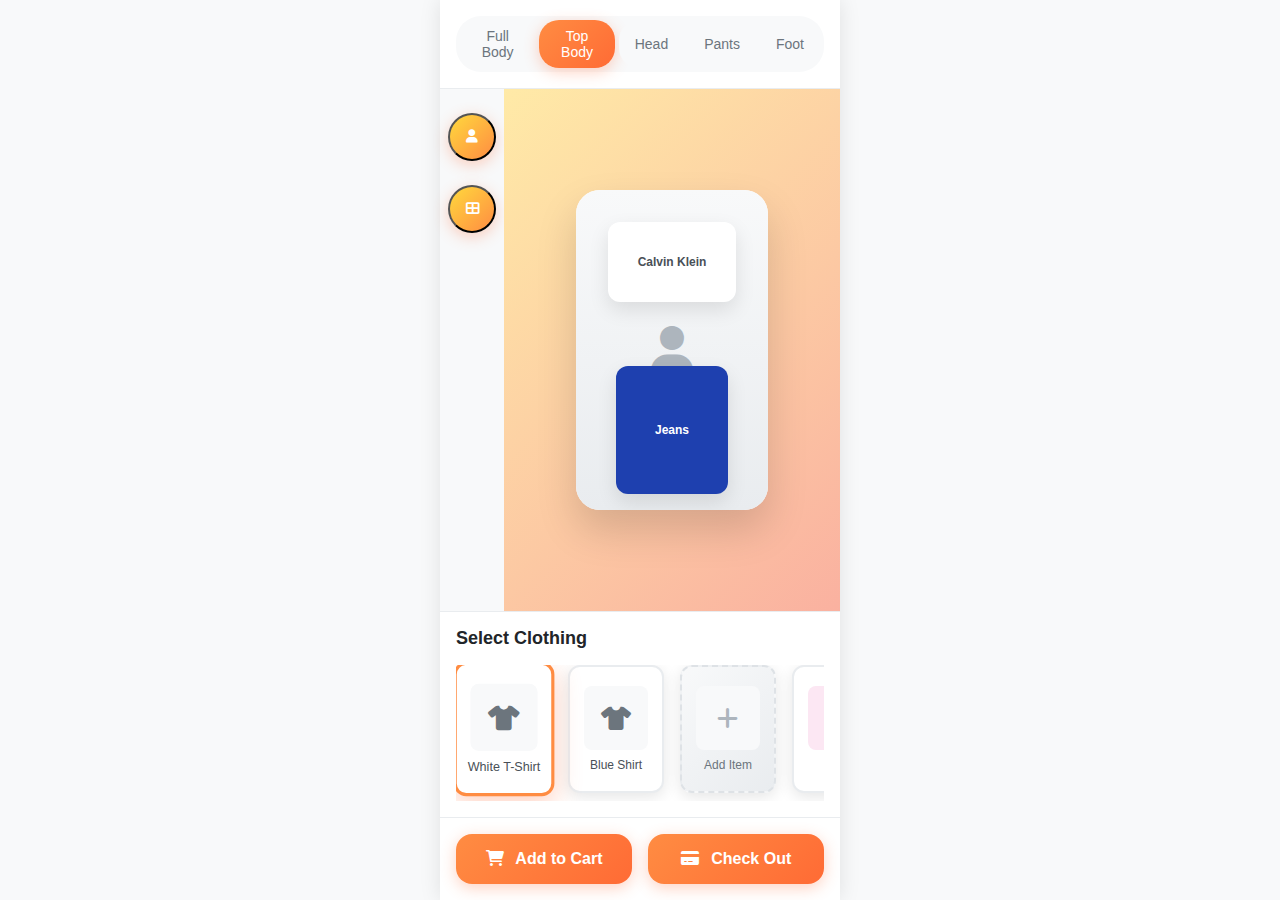
<file: frontend/mobile-pure.html>
<!DOCTYPE html>
<html lang="en">
<head>
    <meta charset="UTF-8">
    <meta name="viewport" content="width=device-width, initial-scale=1.0">
    <title>PAIDA Mobile - Virtual Try-On</title>
    <link href="https://cdnjs.cloudflare.com/ajax/libs/font-awesome/6.0.0/css/all.min.css" rel="stylesheet">
    <style>
        * {
            margin: 0;
            padding: 0;
            box-sizing: border-box;
        }

        body {
            font-family: -apple-system, BlinkMacSystemFont, 'Segoe UI', Roboto, sans-serif;
            background-color: #f8f9fa;
            color: #333;
        }

        .mobile-container {
            max-width: 400px;
            margin: 0 auto;
            background: white;
            min-height: 100vh;
            display: flex;
            flex-direction: column;
            box-shadow: 0 0 20px rgba(0, 0, 0, 0.1);
        }

        /* Top Navigation Tabs */
        .nav-tabs {
            display: flex;
            justify-content: center;
            padding: 16px;
            background: white;
            border-bottom: 1px solid #e9ecef;
        }

        .tab-container {
            display: flex;
            background: #f8f9fa;
            border-radius: 25px;
            padding: 4px;
            gap: 4px;
        }

        .tab-btn {
            padding: 8px 16px;
            border-radius: 20px;
            font-size: 14px;
            font-weight: 500;
            border: none;
            cursor: pointer;
            transition: all 0.3s ease;
            background: #f8f9fa;
            color: #6c757d;
        }

        .tab-btn.active {
            background: linear-gradient(135deg, #ff8c42, #ff6b35);
            color: white;
            box-shadow: 0 4px 15px rgba(255, 107, 53, 0.3);
        }

        .tab-btn:hover:not(.active) {
            background: #e9ecef;
            color: #495057;
        }

        /* Main Content */
        .main-content {
            flex: 1;
            display: flex;
        }

        /* Left Sidebar */
        .sidebar {
            width: 64px;
            background: #f8f9fa;
            display: flex;
            flex-direction: column;
            align-items: center;
            padding: 24px 0;
            gap: 24px;
        }

        .sidebar-icon {
            width: 48px;
            height: 48px;
            border-radius: 50%;
            background: linear-gradient(135deg, #ffd93d, #ff8c42);
            display: flex;
            align-items: center;
            justify-content: center;
            color: white;
            cursor: pointer;
            transition: all 0.3s ease;
            box-shadow: 0 4px 15px rgba(255, 107, 53, 0.3);
        }

        .sidebar-icon:hover {
            transform: translateY(-2px);
            box-shadow: 0 8px 25px rgba(255, 107, 53, 0.4);
        }

        /* Central Display Area */
        .model-display {
            flex: 1;
            background: linear-gradient(135deg, #ffeaa7, #fab1a0);
            display: flex;
            align-items: center;
            justify-content: center;
            position: relative;
            overflow: hidden;
        }

        .model-container {
            position: relative;
            width: 192px;
            height: 320px;
            background: white;
            border-radius: 24px;
            box-shadow: 0 20px 40px rgba(0, 0, 0, 0.15);
            display: flex;
            align-items: center;
            justify-content: center;
            overflow: hidden;
            cursor: pointer;
        }

        .model-placeholder {
            position: absolute;
            inset: 0;
            background: linear-gradient(to bottom, #f8f9fa, #e9ecef);
            display: flex;
            align-items: center;
            justify-content: center;
        }

        .model-icon {
            font-size: 48px;
            color: #adb5bd;
        }

        .clothing-overlay {
            position: absolute;
            inset: 0;
            display: flex;
            flex-direction: column;
            align-items: center;
            justify-content: space-between;
            padding: 32px 16px 16px;
        }

        .tshirt-display {
            width: 128px;
            height: 80px;
            background: white;
            border-radius: 12px;
            box-shadow: 0 8px 20px rgba(0, 0, 0, 0.1);
            display: flex;
            align-items: center;
            justify-content: center;
            font-size: 12px;
            font-weight: 600;
            color: #495057;
        }

        .jeans-display {
            width: 112px;
            height: 128px;
            background: #1e40af;
            border-radius: 12px;
            box-shadow: 0 8px 20px rgba(0, 0, 0, 0.1);
            display: flex;
            align-items: center;
            justify-content: center;
            font-size: 12px;
            font-weight: 600;
            color: white;
        }

        .upload-overlay {
            position: absolute;
            inset: 0;
            background: rgba(0, 0, 0, 0.5);
            border-radius: 24px;
            display: flex;
            align-items: center;
            justify-content: center;
            opacity: 0;
            transition: opacity 0.3s ease;
            color: white;
            text-align: center;
        }

        .model-container:hover .upload-overlay {
            opacity: 1;
        }

        /* Bottom Clothing Selection */
        .clothing-section {
            padding: 16px;
            background: white;
            border-top: 1px solid #e9ecef;
        }

        .clothing-title {
            font-size: 18px;
            font-weight: 600;
            color: #212529;
            margin-bottom: 16px;
        }

        .clothing-grid {
            display: flex;
            gap: 16px;
            overflow-x: auto;
            padding-bottom: 8px;
        }

        .clothing-card {
            flex-shrink: 0;
            width: 96px;
            height: 128px;
            background: white;
            border-radius: 12px;
            box-shadow: 0 4px 15px rgba(0, 0, 0, 0.1);
            display: flex;
            flex-direction: column;
            align-items: center;
            justify-content: center;
            cursor: pointer;
            transition: all 0.3s ease;
            border: 2px solid #e9ecef;
        }

        .clothing-card.selected {
            border: 3px solid #ff8c42;
            transform: scale(1.05);
            box-shadow: 0 8px 25px rgba(255, 107, 53, 0.3);
        }

        .clothing-card:hover:not(.selected) {
            transform: translateY(-4px);
            box-shadow: 0 8px 25px rgba(0, 0, 0, 0.15);
        }

        .clothing-icon {
            width: 64px;
            height: 64px;
            background: #f8f9fa;
            border-radius: 8px;
            display: flex;
            align-items: center;
            justify-content: center;
            margin-bottom: 8px;
            font-size: 24px;
            color: #6c757d;
        }

        .clothing-label {
            font-size: 12px;
            font-weight: 500;
            color: #495057;
            text-align: center;
        }

        .add-card {
            background: linear-gradient(135deg, #f8f9fa, #e9ecef);
            border: 2px dashed #dee2e6;
        }

        .add-card:hover {
            background: linear-gradient(135deg, #e9ecef, #dee2e6);
        }

        .add-icon {
            color: #adb5bd;
        }

        .add-label {
            color: #6c757d;
        }

        /* Action Buttons */
        .action-section {
            padding: 16px;
            background: white;
            border-top: 1px solid #e9ecef;
        }

        .action-buttons {
            display: flex;
            gap: 16px;
        }

        .action-btn {
            flex: 1;
            padding: 16px 24px;
            border-radius: 16px;
            border: none;
            font-size: 16px;
            font-weight: 600;
            color: white;
            cursor: pointer;
            transition: all 0.3s ease;
            background: linear-gradient(135deg, #ff8c42, #ff6b35);
            box-shadow: 0 4px 15px rgba(255, 107, 53, 0.3);
        }

        .action-btn:hover {
            transform: translateY(-2px);
            box-shadow: 0 8px 25px rgba(255, 107, 53, 0.4);
        }

        .action-btn:active {
            transform: translateY(0);
        }

        /* Notification */
        .notification {
            position: fixed;
            top: 20px;
            right: 20px;
            padding: 12px 20px;
            border-radius: 8px;
            color: white;
            font-weight: 500;
            z-index: 1000;
            transform: translateX(100%);
            transition: transform 0.3s ease;
        }

        .notification.show {
            transform: translateX(0);
        }

        .notification.success {
            background: #28a745;
        }

        .notification.error {
            background: #dc3545;
        }

        .notification.info {
            background: #17a2b8;
        }

        /* Responsive adjustments */
        @media (max-width: 480px) {
            .mobile-container {
                max-width: 100%;
            }
            
            .tab-btn {
                padding: 6px 12px;
                font-size: 12px;
            }
            
            .model-container {
                width: 160px;
                height: 280px;
            }
            
            .clothing-card {
                width: 80px;
                height: 112px;
            }
            
            .clothing-icon {
                width: 48px;
                height: 48px;
                font-size: 20px;
            }
        }
    </style>
</head>
<body>
    <div class="mobile-container">
        <!-- Top Navigation Tabs -->
        <div class="nav-tabs">
            <div class="tab-container">
                <button class="tab-btn" data-tab="full-body">Full Body</button>
                <button class="tab-btn active" data-tab="top-body">Top Body</button>
                <button class="tab-btn" data-tab="head">Head</button>
                <button class="tab-btn" data-tab="pants">Pants</button>
                <button class="tab-btn" data-tab="foot">Foot</button>
            </div>
        </div>

        <!-- Main Content -->
        <div class="main-content">
            <!-- Left Sidebar -->
            <div class="sidebar">
                <button class="sidebar-icon" id="model-view-btn" title="Model View">
                    <i class="fas fa-user"></i>
                </button>
                <button class="sidebar-icon" id="collection-view-btn" title="Collection View">
                    <i class="fas fa-th-large"></i>
                </button>
            </div>

            <!-- Central Display Area -->
            <div class="model-display" id="model-display">
                <div class="model-container" id="model-container">
                    <div class="model-placeholder">
                        <i class="fas fa-user model-icon"></i>
                    </div>
                    <div class="clothing-overlay">
                        <div class="tshirt-display">Calvin Klein</div>
                        <div class="jeans-display">Jeans</div>
                    </div>
                    <div class="upload-overlay">
                        <div>
                            <i class="fas fa-camera" style="font-size: 24px; margin-bottom: 8px;"></i>
                            <p style="font-size: 14px;">Tap to upload</p>
                        </div>
                    </div>
                </div>
            </div>
        </div>

        <!-- Bottom Clothing Selection -->
        <div class="clothing-section">
            <h3 class="clothing-title">Select Clothing</h3>
            <div class="clothing-grid">
                <!-- Selected T-shirt Card -->
                <div class="clothing-card selected" data-item="tshirt-1">
                    <div class="clothing-icon">
                        <i class="fas fa-tshirt"></i>
                    </div>
                    <span class="clothing-label">White T-Shirt</span>
                </div>

                <!-- Unselected Shirt Card -->
                <div class="clothing-card" data-item="shirt-1">
                    <div class="clothing-icon">
                        <i class="fas fa-tshirt"></i>
                    </div>
                    <span class="clothing-label">Blue Shirt</span>
                </div>

                <!-- Add New Item Card -->
                <div class="clothing-card add-card" id="add-item-btn">
                    <div class="clothing-icon add-icon">
                        <i class="fas fa-plus"></i>
                    </div>
                    <span class="clothing-label add-label">Add Item</span>
                </div>

                <!-- Additional clothing items -->
                <div class="clothing-card" data-item="dress-1">
                    <div class="clothing-icon" style="background: #fce7f3; color: #be185d;">
                        <i class="fas fa-female"></i>
                    </div>
                    <span class="clothing-label">Dress</span>
                </div>

                <div class="clothing-card" data-item="jacket-1">
                    <div class="clothing-icon">
                        <i class="fas fa-vest"></i>
                    </div>
                    <span class="clothing-label">Jacket</span>
                </div>
            </div>
        </div>

        <!-- Action Buttons -->
        <div class="action-section">
            <div class="action-buttons">
                <button class="action-btn" id="add-to-cart-btn">
                    <i class="fas fa-shopping-cart" style="margin-right: 8px;"></i>
                    Add to Cart
                </button>
                <button class="action-btn" id="checkout-btn">
                    <i class="fas fa-credit-card" style="margin-right: 8px;"></i>
                    Check Out
                </button>
            </div>
        </div>
    </div>

    <!-- Hidden file input -->
    <input type="file" id="image-upload" accept="image/*" style="display: none;">

    <script>
        // Tab switching functionality
        const tabButtons = document.querySelectorAll('.tab-btn');
        
        tabButtons.forEach(button => {
            button.addEventListener('click', () => {
                const tabName = button.getAttribute('data-tab');
                
                // Remove active class from all tabs
                tabButtons.forEach(btn => btn.classList.remove('active'));
                
                // Add active class to clicked tab
                button.classList.add('active');
                
                // Update model display
                updateModelDisplay(tabName);
            });
        });

        // Clothing card selection
        const clothingCards = document.querySelectorAll('.clothing-card:not(#add-item-btn)');
        
        clothingCards.forEach(card => {
            card.addEventListener('click', () => {
                // Remove selected class from all cards
                clothingCards.forEach(c => c.classList.remove('selected'));
                
                // Add selected class to clicked card
                card.classList.add('selected');
                
                // Update clothing display
                const itemId = card.getAttribute('data-item');
                updateClothingDisplay(itemId);
            });
        });

        // Sidebar functionality
        document.getElementById('model-view-btn').addEventListener('click', () => {
            showNotification('Model view activated', 'info');
        });

        document.getElementById('collection-view-btn').addEventListener('click', () => {
            showNotification('Collection view activated', 'info');
        });

        // Add item functionality
        document.getElementById('add-item-btn').addEventListener('click', () => {
            document.getElementById('image-upload').click();
        });

        // Image upload
        document.getElementById('image-upload').addEventListener('change', (e) => {
            const file = e.target.files[0];
            if (file) {
                addNewClothingItem(file);
            }
        });

        // Action buttons
        document.getElementById('add-to-cart-btn').addEventListener('click', () => {
            showNotification('Item added to cart!', 'success');
        });

        document.getElementById('checkout-btn').addEventListener('click', () => {
            showNotification('Redirecting to checkout...', 'info');
        });

        // Model display update
        function updateModelDisplay(tabName) {
            const modelDisplay = document.getElementById('model-display');
            const colors = {
                'full-body': 'linear-gradient(135deg, #e3f2fd, #bbdefb)',
                'top-body': 'linear-gradient(135deg, #ffeaa7, #fab1a0)',
                'head': 'linear-gradient(135deg, #c8e6c9, #a5d6a7)',
                'pants': 'linear-gradient(135deg, #e1bee7, #ce93d8)',
                'foot': 'linear-gradient(135deg, #fff3e0, #ffcc02)'
            };
            
            modelDisplay.style.background = colors[tabName] || colors['top-body'];
        }

        // Clothing display update
        function updateClothingDisplay(itemId) {
            console.log('Selected clothing:', itemId);
            // Add logic to update clothing on model
        }

        // Add new clothing item
        function addNewClothingItem(file) {
            const reader = new FileReader();
            reader.onload = (e) => {
                const clothingGrid = document.querySelector('.clothing-grid');
                const addButton = document.getElementById('add-item-btn');
                
                const newCard = document.createElement('div');
                newCard.className = 'clothing-card';
                newCard.setAttribute('data-item', 'new-item-' + Date.now());
                
                newCard.innerHTML = `
                    <div class="clothing-icon" style="background: #f8f9fa; overflow: hidden;">
                        <img src="${e.target.result}" alt="New item" style="width: 100%; height: 100%; object-fit: cover; border-radius: 8px;">
                    </div>
                    <span class="clothing-label">New Item</span>
                `;
                
                // Add click event
                newCard.addEventListener('click', () => {
                    clothingCards.forEach(c => c.classList.remove('selected'));
                    newCard.classList.add('selected');
                });
                
                clothingGrid.insertBefore(newCard, addButton);
                showNotification('New item added!', 'success');
            };
            reader.readAsDataURL(file);
        }

        // Notification system
        function showNotification(message, type = 'info') {
            const notification = document.createElement('div');
            notification.className = `notification ${type}`;
            notification.textContent = message;
            
            document.body.appendChild(notification);
            
            // Show notification
            setTimeout(() => notification.classList.add('show'), 100);
            
            // Hide notification
            setTimeout(() => {
                notification.classList.remove('show');
                setTimeout(() => document.body.removeChild(notification), 300);
            }, 3000);
        }

        // Initialize
        document.addEventListener('DOMContentLoaded', () => {
            console.log('PAIDA Mobile Virtual Try-On initialized');
        });
    </script>
</body>
</html>
</file>
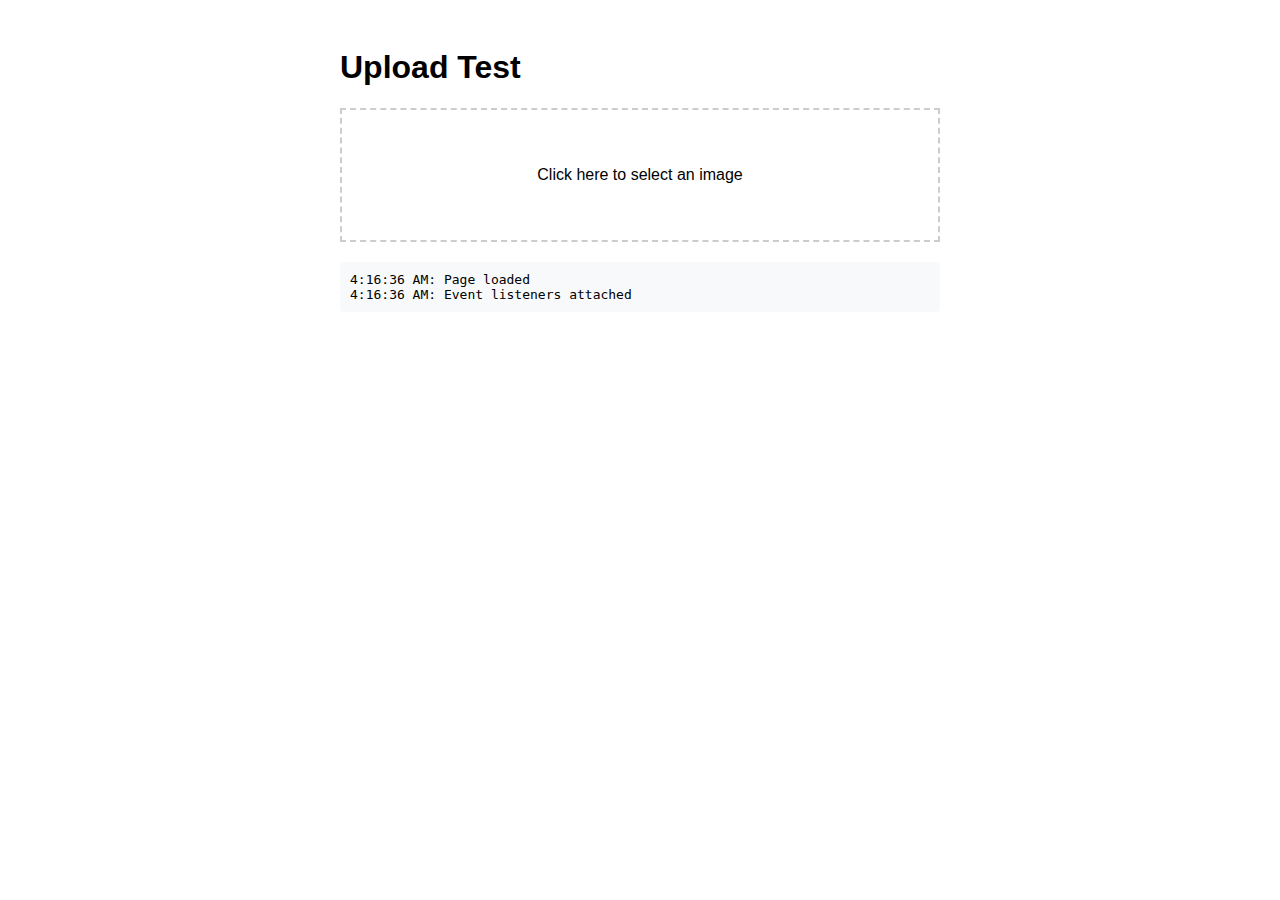
<file: frontend/test.html>
<!DOCTYPE html>
<html lang="en">
<head>
    <meta charset="UTF-8">
    <meta name="viewport" content="width=device-width, initial-scale=1.0">
    <title>Upload Test</title>
    <style>
        body {
            font-family: Arial, sans-serif;
            padding: 20px;
        }
        .test-container {
            max-width: 600px;
            margin: 0 auto;
        }
        .upload-area {
            border: 2px dashed #ccc;
            padding: 40px;
            text-align: center;
            margin: 20px 0;
            cursor: pointer;
        }
        .upload-area:hover {
            border-color: #007bff;
        }
        #preview {
            max-width: 100%;
            max-height: 300px;
            margin: 20px 0;
        }
        .log {
            background: #f8f9fa;
            padding: 10px;
            border-radius: 4px;
            font-family: monospace;
            white-space: pre-wrap;
        }
    </style>
</head>
<body>
    <div class="test-container">
        <h1>Upload Test</h1>
        
        <div class="upload-area" id="upload-area">
            <p>Click here to select an image</p>
            <input type="file" id="file-input" accept="image/*" style="display: none;">
        </div>
        
        <img id="preview" style="display: none;">
        
        <div class="log" id="log"></div>
    </div>

    <script>
        const uploadArea = document.getElementById('upload-area');
        const fileInput = document.getElementById('file-input');
        const preview = document.getElementById('preview');
        const log = document.getElementById('log');

        function addLog(message) {
            log.textContent += new Date().toLocaleTimeString() + ': ' + message + '\n';
        }

        addLog('Page loaded');

        uploadArea.addEventListener('click', () => {
            addLog('Upload area clicked');
            fileInput.click();
        });

        fileInput.addEventListener('change', (e) => {
            addLog('File input changed');
            const file = e.target.files[0];
            if (file) {
                addLog('File selected: ' + file.name + ' (' + file.size + ' bytes)');
                
                const reader = new FileReader();
                reader.onload = (e) => {
                    preview.src = e.target.result;
                    preview.style.display = 'block';
                    addLog('Preview loaded');
                };
                reader.readAsDataURL(file);
            } else {
                addLog('No file selected');
            }
        });

        addLog('Event listeners attached');
    </script>
</body>
</html>
</file>
